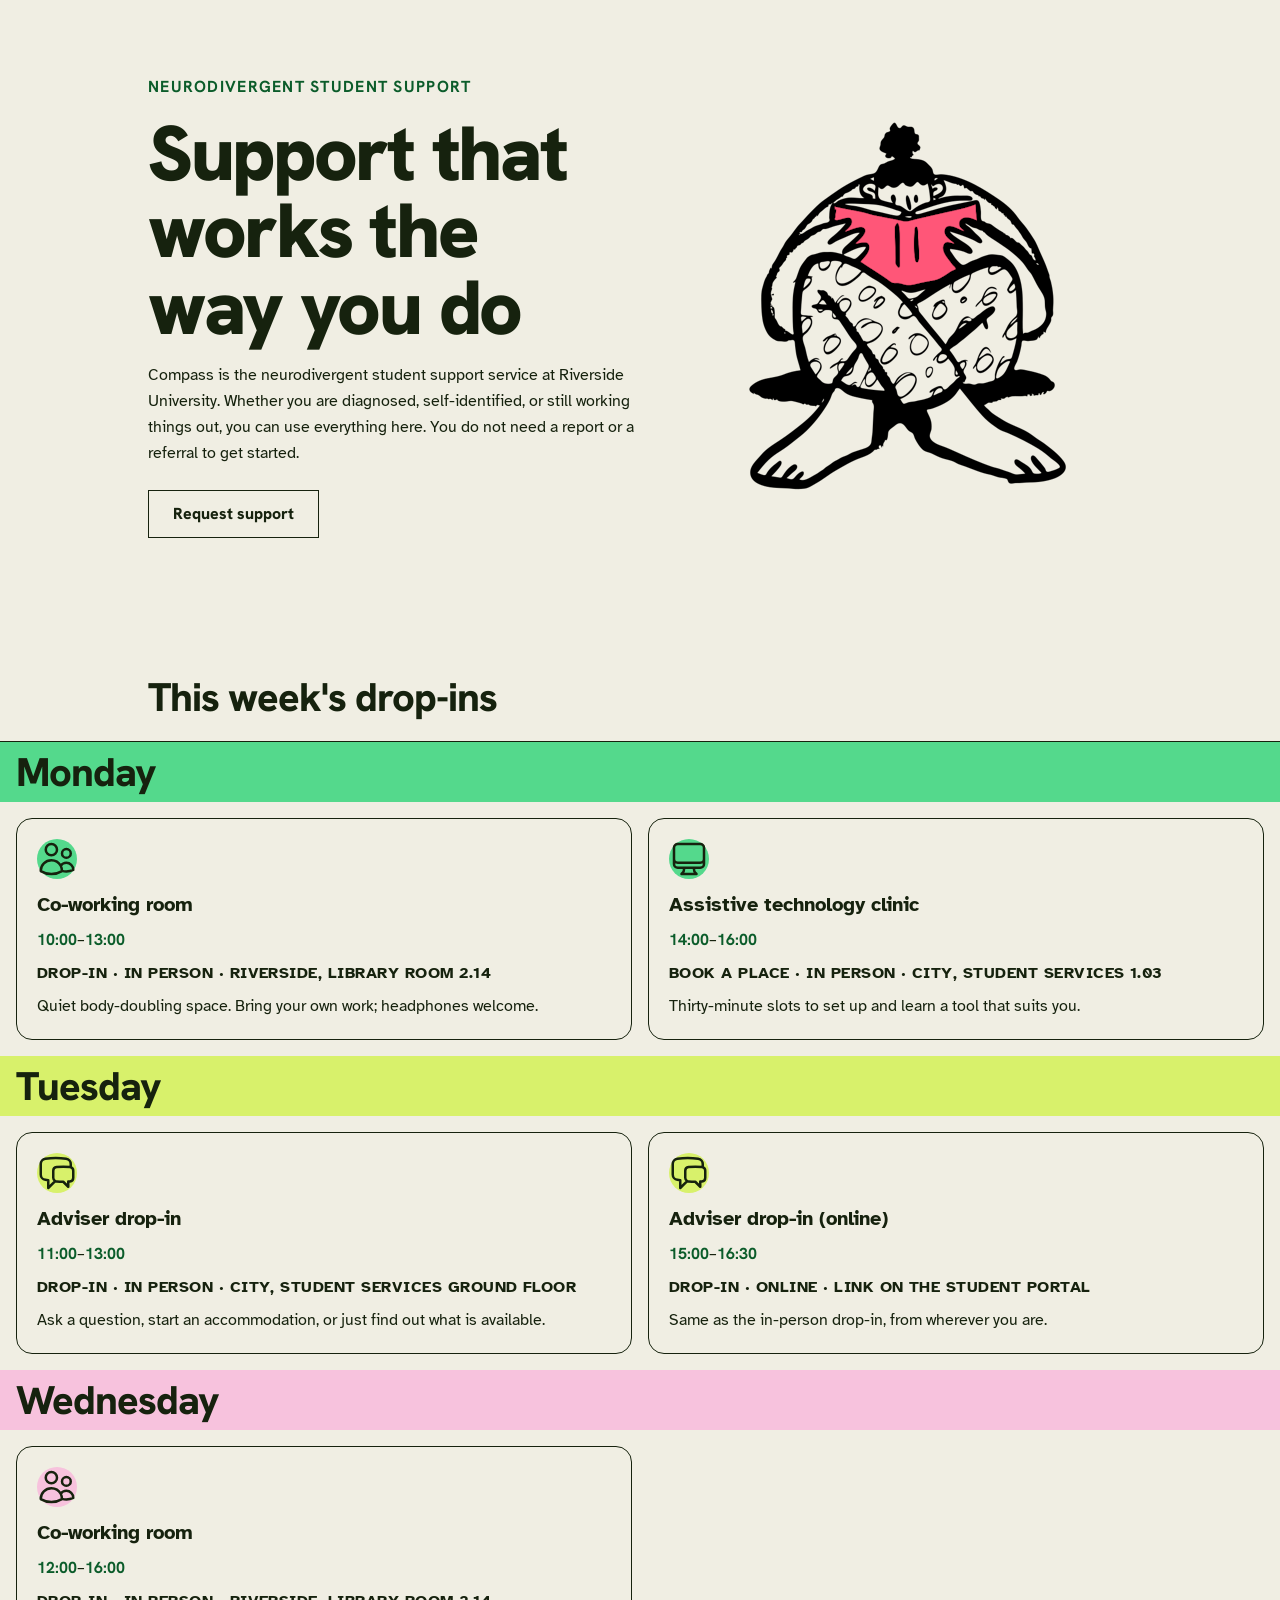
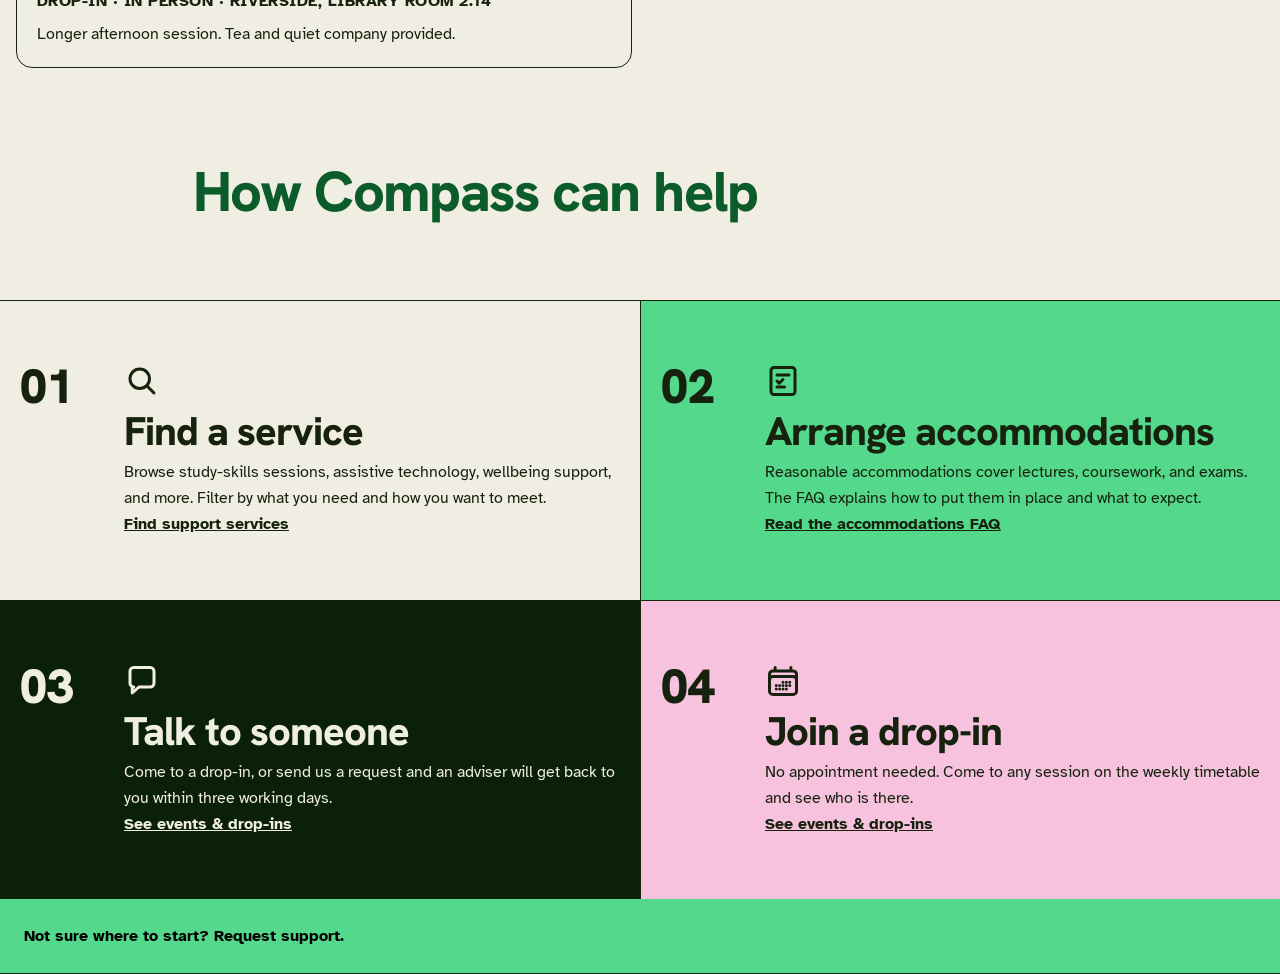
<file: index.html>
<!doctype html>
<html lang="en-IE">
  <head>
    <meta charset="utf-8" />
    <meta name="viewport" content="width=device-width, initial-scale=1" />
    <title>
      Week 04 starter — Compass hero, events days &amp; numbered rows
    </title>
    <link rel="preconnect" href="https://fonts.googleapis.com" />
    <link rel="preconnect" href="https://fonts.gstatic.com" crossorigin />
    <link
      href="https://fonts.googleapis.com/css2?family=Atkinson+Hyperlegible:ital,wght@0,400;0,700;1,400;1,700&family=Hanken+Grotesk:wght@500;700;800;900&display=swap"
      rel="stylesheet"
    />
    <link rel="stylesheet" href="assets/app.css" />
  </head>
  <body class="bg-paper font-sans leading-relaxed text-ink">
    <!-- Colour, type, spacing and borders are already here, carried over
         from weeks 1 to 3. Nothing below has a layout class yet, so
         everything just stacks. That's what this week fixes. Three targets, in
         order: the hero, the events day sections, the numbered rows. -->
    <main>
      <!-- Target 1: hero. Week 1's text, plus Compass's doodle. -->
      <section aria-labelledby="intro-heading">
        <div
          class="mx-auto grid max-w-5xl grid-cols-[1.1fr_0.9fr] items-center gap-10 px-5 py-[clamp(2.5rem,1.5rem+4vw,5rem)]"
        >
          <div>
            <p
              class="font-display text-base font-bold tracking-[0.08em] text-link uppercase"
            >
              Neurodivergent student support
            </p>
            <h1
              id="intro-heading"
              class="mt-4 font-display text-display leading-none font-black tracking-[-0.03em] text-balance"
            >
              Support that works the way you do
            </h1>
            <p class="mt-4 max-w-[66ch] text-pretty">
              Compass is the neurodivergent student support service at Riverside
              University. Whether you are diagnosed, self-identified, or still
              working things out, you can use everything here. You do not need a
              report or a referral to get started.
            </p>
            <p class="mt-6">
              <a
                class="inline-block border-(length:--rule) border-ink bg-transparent px-6 py-2.5 font-display font-extrabold text-ink no-underline"
                href="#"
                >Request support</a
              >
            </p>
          </div>
          <div class="mx-auto w-full max-w-sm">
            <img
              src="images/hero-student-doodle.png"
              alt=""
              width="359"
              height="400"
            />
          </div>
        </div>
      </section>

      <!-- Target 2: events. Three of Compass's day sections. -->
      <h2
        class="mx-auto max-w-5xl px-5 pt-16 pb-6 font-display text-h2 leading-none font-extrabold tracking-tight"
      >
        This week's drop-ins
      </h2>
      <div class="border-t-(length:--rule) border-ink">
        <section aria-labelledby="mon-heading">
          <h2
            id="mon-heading"
            class="m-0 flex items-center gap-2 bg-green px-4 py-2.5 font-display text-h2 leading-none font-extrabold tracking-tight text-on-light"
          >
            Monday
          </h2>
          <div class="grid grid-cols-2 gap-4 p-4">
            <article
              class="flex flex-col gap-2 rounded-2xl border-(length:--rule) border-ink bg-paper p-5"
            >
              <span
                class="mb-1 inline-flex h-10 w-10 items-center justify-center rounded-full bg-green text-on-light"
                aria-hidden="true"
              >
                <svg
                  viewBox="0 0 24 24"
                  fill="none"
                  stroke="currentColor"
                  stroke-width="1.5"
                  stroke-linecap="round"
                  stroke-linejoin="round"
                >
                  <path
                    d="M15 19.1276C15.8329 19.37 16.7138 19.5 17.625 19.5C19.1037 19.5 20.5025 19.1576 21.7464 18.5478C21.7488 18.4905 21.75 18.4329 21.75 18.375C21.75 16.0968 19.9031 14.25 17.625 14.25C16.2069 14.25 14.956 14.9655 14.2136 16.0552M15 19.1276V19.125C15 18.0121 14.7148 16.9658 14.2136 16.0552M15 19.1276C15 19.1632 14.9997 19.1988 14.9991 19.2343C13.1374 20.3552 10.9565 21 8.625 21C6.29353 21 4.11264 20.3552 2.25092 19.2343C2.25031 19.198 2.25 19.1615 2.25 19.125C2.25 15.6042 5.10418 12.75 8.625 12.75C11.0329 12.75 13.129 14.085 14.2136 16.0552M12 6.375C12 8.23896 10.489 9.75 8.625 9.75C6.76104 9.75 5.25 8.23896 5.25 6.375C5.25 4.51104 6.76104 3 8.625 3C10.489 3 12 4.51104 12 6.375ZM20.25 8.625C20.25 10.0747 19.0747 11.25 17.625 11.25C16.1753 11.25 15 10.0747 15 8.625C15 7.17525 16.1753 6 17.625 6C19.0747 6 20.25 7.17525 20.25 8.625Z"
                  />
                </svg>
              </span>
              <h3 class="m-0 text-xl font-black">Co-working room</h3>
              <p>
                <time datetime="10:00" class="font-display font-bold text-link"
                  >10:00</time
                >&ndash;<time
                  datetime="13:00"
                  class="font-display font-bold text-link"
                  >13:00</time
                >
              </p>
              <p class="text-base font-bold tracking-[0.03em] uppercase">
                Drop-in &middot; In person &middot; Riverside, Library room 2.14
              </p>
              <p>
                Quiet body-doubling space. Bring your own work; headphones
                welcome.
              </p>
            </article>
            <article
              class="flex flex-col gap-2 rounded-2xl border-(length:--rule) border-ink bg-paper p-5"
            >
              <span
                class="mb-1 inline-flex h-10 w-10 items-center justify-center rounded-full bg-green text-on-light"
                aria-hidden="true"
              >
                <svg
                  viewBox="0 0 24 24"
                  fill="none"
                  stroke="currentColor"
                  stroke-width="1.5"
                  stroke-linecap="round"
                  stroke-linejoin="round"
                >
                  <path
                    d="M9 17.25V18.2574C9 19.053 8.68393 19.8161 8.12132 20.3787L7.5 21H16.5L15.8787 20.3787C15.3161 19.8161 15 19.053 15 18.2574V17.25M21 5.25V15C21 16.2426 19.9926 17.25 18.75 17.25H5.25C4.00736 17.25 3 16.2426 3 15V5.25M21 5.25C21 4.00736 19.9926 3 18.75 3H5.25C4.00736 3 3 4.00736 3 5.25M21 5.25V12C21 13.2426 19.9926 14.25 18.75 14.25H5.25C4.00736 14.25 3 13.2426 3 12V5.25"
                  />
                </svg>
              </span>
              <h3 class="m-0 text-xl font-black">
                Assistive technology clinic
              </h3>
              <p>
                <time datetime="14:00" class="font-display font-bold text-link"
                  >14:00</time
                >&ndash;<time
                  datetime="16:00"
                  class="font-display font-bold text-link"
                  >16:00</time
                >
              </p>
              <p class="text-base font-bold tracking-[0.03em] uppercase">
                Book a place &middot; In person &middot; City, Student Services
                1.03
              </p>
              <p>
                Thirty-minute slots to set up and learn a tool that suits you.
              </p>
            </article>
          </div>
        </section>
        <section aria-labelledby="tue-heading">
          <h2
            id="tue-heading"
            class="m-0 flex items-center gap-2 bg-lime px-4 py-2.5 font-display text-h2 leading-none font-extrabold tracking-tight text-on-light"
          >
            Tuesday
          </h2>
          <div class="grid grid-cols-2 gap-4 p-4">
            <article
              class="flex flex-col gap-2 rounded-2xl border-(length:--rule) border-ink bg-paper p-5"
            >
              <span
                class="mb-1 inline-flex h-10 w-10 items-center justify-center rounded-full bg-lime text-on-light"
                aria-hidden="true"
              >
                <svg
                  viewBox="0 0 24 24"
                  fill="none"
                  stroke="currentColor"
                  stroke-width="1.5"
                  stroke-linecap="round"
                  stroke-linejoin="round"
                >
                  <path
                    d="M20.25 8.51104C21.1341 8.79549 21.75 9.6392 21.75 10.6082V14.8938C21.75 16.0304 20.9026 16.9943 19.7697 17.0867C19.4308 17.1144 19.0909 17.1386 18.75 17.1592V20.25L15.75 17.25C14.3963 17.25 13.0556 17.1948 11.7302 17.0866C11.4319 17.0623 11.1534 16.9775 10.9049 16.8451M20.25 8.51104C20.0986 8.46232 19.9393 8.43 19.7739 8.41628C18.4472 8.30616 17.1051 8.25 15.75 8.25C14.3948 8.25 13.0528 8.30616 11.7261 8.41627C10.595 8.51015 9.75 9.47323 9.75 10.6082V14.8937C9.75 15.731 10.2099 16.4746 10.9049 16.8451M20.25 8.51104V6.63731C20.25 5.01589 19.0983 3.61065 17.4903 3.40191C15.4478 3.13676 13.365 3 11.2503 3C9.13533 3 7.05233 3.13678 5.00963 3.40199C3.40173 3.61074 2.25 5.01598 2.25 6.63738V12.8626C2.25 14.484 3.40173 15.8893 5.00964 16.098C5.58661 16.1729 6.16679 16.2376 6.75 16.2918V21L10.9049 16.8451"
                  />
                </svg>
              </span>
              <h3 class="m-0 text-xl font-black">Adviser drop-in</h3>
              <p>
                <time datetime="11:00" class="font-display font-bold text-link"
                  >11:00</time
                >&ndash;<time
                  datetime="13:00"
                  class="font-display font-bold text-link"
                  >13:00</time
                >
              </p>
              <p class="text-base font-bold tracking-[0.03em] uppercase">
                Drop-in &middot; In person &middot; City, Student Services
                ground floor
              </p>
              <p>
                Ask a question, start an accommodation, or just find out what is
                available.
              </p>
            </article>
            <article
              class="flex flex-col gap-2 rounded-2xl border-(length:--rule) border-ink bg-paper p-5"
            >
              <span
                class="mb-1 inline-flex h-10 w-10 items-center justify-center rounded-full bg-lime text-on-light"
                aria-hidden="true"
              >
                <svg
                  viewBox="0 0 24 24"
                  fill="none"
                  stroke="currentColor"
                  stroke-width="1.5"
                  stroke-linecap="round"
                  stroke-linejoin="round"
                >
                  <path
                    d="M20.25 8.51104C21.1341 8.79549 21.75 9.6392 21.75 10.6082V14.8938C21.75 16.0304 20.9026 16.9943 19.7697 17.0867C19.4308 17.1144 19.0909 17.1386 18.75 17.1592V20.25L15.75 17.25C14.3963 17.25 13.0556 17.1948 11.7302 17.0866C11.4319 17.0623 11.1534 16.9775 10.9049 16.8451M20.25 8.51104C20.0986 8.46232 19.9393 8.43 19.7739 8.41628C18.4472 8.30616 17.1051 8.25 15.75 8.25C14.3948 8.25 13.0528 8.30616 11.7261 8.41627C10.595 8.51015 9.75 9.47323 9.75 10.6082V14.8937C9.75 15.731 10.2099 16.4746 10.9049 16.8451M20.25 8.51104V6.63731C20.25 5.01589 19.0983 3.61065 17.4903 3.40191C15.4478 3.13676 13.365 3 11.2503 3C9.13533 3 7.05233 3.13678 5.00963 3.40199C3.40173 3.61074 2.25 5.01598 2.25 6.63738V12.8626C2.25 14.484 3.40173 15.8893 5.00964 16.098C5.58661 16.1729 6.16679 16.2376 6.75 16.2918V21L10.9049 16.8451"
                  />
                </svg>
              </span>
              <h3 class="m-0 text-xl font-black">Adviser drop-in (online)</h3>
              <p>
                <time datetime="15:00" class="font-display font-bold text-link"
                  >15:00</time
                >&ndash;<time
                  datetime="16:30"
                  class="font-display font-bold text-link"
                  >16:30</time
                >
              </p>
              <p class="text-base font-bold tracking-[0.03em] uppercase">
                Drop-in &middot; Online &middot; Link on the student portal
              </p>
              <p>Same as the in-person drop-in, from wherever you are.</p>
            </article>
          </div>
        </section>
        <section aria-labelledby="wed-heading">
          <h2
            id="wed-heading"
            class="m-0 flex items-center gap-2 bg-pink px-4 py-2.5 font-display text-h2 leading-none font-extrabold tracking-tight text-on-light"
          >
            Wednesday
          </h2>
          <div class="grid grid-cols-2 gap-4 p-4">
            <article
              class="flex flex-col gap-2 rounded-2xl border-(length:--rule) border-ink bg-paper p-5"
            >
              <span
                class="mb-1 inline-flex h-10 w-10 items-center justify-center rounded-full bg-pink text-on-light"
                aria-hidden="true"
              >
                <svg
                  viewBox="0 0 24 24"
                  fill="none"
                  stroke="currentColor"
                  stroke-width="1.5"
                  stroke-linecap="round"
                  stroke-linejoin="round"
                >
                  <path
                    d="M15 19.1276C15.8329 19.37 16.7138 19.5 17.625 19.5C19.1037 19.5 20.5025 19.1576 21.7464 18.5478C21.7488 18.4905 21.75 18.4329 21.75 18.375C21.75 16.0968 19.9031 14.25 17.625 14.25C16.2069 14.25 14.956 14.9655 14.2136 16.0552M15 19.1276V19.125C15 18.0121 14.7148 16.9658 14.2136 16.0552M15 19.1276C15 19.1632 14.9997 19.1988 14.9991 19.2343C13.1374 20.3552 10.9565 21 8.625 21C6.29353 21 4.11264 20.3552 2.25092 19.2343C2.25031 19.198 2.25 19.1615 2.25 19.125C2.25 15.6042 5.10418 12.75 8.625 12.75C11.0329 12.75 13.129 14.085 14.2136 16.0552M12 6.375C12 8.23896 10.489 9.75 8.625 9.75C6.76104 9.75 5.25 8.23896 5.25 6.375C5.25 4.51104 6.76104 3 8.625 3C10.489 3 12 4.51104 12 6.375ZM20.25 8.625C20.25 10.0747 19.0747 11.25 17.625 11.25C16.1753 11.25 15 10.0747 15 8.625C15 7.17525 16.1753 6 17.625 6C19.0747 6 20.25 7.17525 20.25 8.625Z"
                  />
                </svg>
              </span>
              <h3 class="m-0 text-xl font-black">Co-working room</h3>
              <p>
                <time datetime="12:00" class="font-display font-bold text-link"
                  >12:00</time
                >&ndash;<time
                  datetime="16:00"
                  class="font-display font-bold text-link"
                  >16:00</time
                >
              </p>
              <p class="text-base font-bold tracking-[0.03em] uppercase">
                Drop-in &middot; In person &middot; Riverside, Library room 2.14
              </p>
              <p>Longer afternoon session. Tea and quiet company provided.</p>
            </article>
          </div>
        </section>
      </div>

      <!-- Target 3: numbered rows. The hairlines (border-t, border-l) look
           odd while the rows stack, and right once they sit in two
           columns. -->
      <section aria-labelledby="help-heading">
        <div class="grid grid-cols-[minmax(5rem,12%)_1fr] gap-6 px-5 py-20">
          <div aria-hidden="true"></div>
          <h2
            id="help-heading"
            class="font-display text-[clamp(2.25rem,1.75rem+2.2vw,3.5rem)] leading-none font-extrabold tracking-tight text-link"
          >
            How Compass can help
          </h2>
        </div>
        <ul class="grid grid-cols-2 border-y-(length:--rule) border-ink">
          <li class="bg-paper text-ink">
            <div
              class="grid grid-cols-[minmax(5rem,12%)_1fr] gap-6 px-5 py-[clamp(2.25rem,1.5rem+3vw,4rem)]"
            >
              <span
                class="font-display text-[clamp(2rem,1.5rem+2vw,3rem)] leading-none font-black"
                aria-hidden="true"
                >01</span
              >
              <div class="min-w-0 break-words">
                <svg
                  class="mb-3 h-9 w-9"
                  viewBox="0 0 24 24"
                  fill="none"
                  stroke="currentColor"
                  stroke-width="2"
                  stroke-linecap="round"
                  stroke-linejoin="round"
                  aria-hidden="true"
                >
                  <circle cx="10.5" cy="10.5" r="6.5" />
                  <path d="M20 20l-4.8-4.8" />
                </svg>
                <h3
                  class="mb-2 font-display text-h2 leading-none font-extrabold tracking-tight text-balance"
                >
                  Find a service
                </h3>
                <p>
                  Browse study-skills sessions, assistive technology, wellbeing
                  support, and more. Filter by what you need and how you want to
                  meet.
                </p>
                <p>
                  <a
                    class="font-bold text-inherit underline"
                    href="find-support-services.html"
                    >Find support services</a
                  >
                </p>
              </div>
            </div>
          </li>
          <li
            class="border-l-(length:--rule) border-ink bg-green text-on-light"
          >
            <div
              class="grid grid-cols-[minmax(5rem,12%)_1fr] gap-6 px-5 py-[clamp(2.25rem,1.5rem+3vw,4rem)]"
            >
              <span
                class="font-display text-[clamp(2rem,1.5rem+2vw,3rem)] leading-none font-black"
                aria-hidden="true"
                >02</span
              >
              <div class="min-w-0 break-words">
                <svg
                  class="mb-3 h-9 w-9"
                  viewBox="0 0 24 24"
                  fill="none"
                  stroke="currentColor"
                  stroke-width="2"
                  stroke-linecap="round"
                  stroke-linejoin="round"
                  aria-hidden="true"
                >
                  <rect x="4" y="3" width="16" height="18" rx="2" />
                  <path d="M8 8h8M8 12l1.5 1.5L12 11M8 16h5" />
                </svg>
                <h3
                  class="mb-2 font-display text-h2 leading-none font-extrabold tracking-tight text-balance"
                >
                  Arrange accommodations
                </h3>
                <p>
                  Reasonable accommodations cover lectures, coursework, and
                  exams. The FAQ explains how to put them in place and what to
                  expect.
                </p>
                <p>
                  <a
                    class="font-bold text-inherit underline"
                    href="accommodations-faq.html"
                    >Read the accommodations FAQ</a
                  >
                </p>
              </div>
            </div>
          </li>
          <li
            class="border-t-(length:--rule) border-ink bg-ink-deep text-on-dark"
          >
            <div
              class="grid grid-cols-[minmax(5rem,12%)_1fr] gap-6 px-5 py-[clamp(2.25rem,1.5rem+3vw,4rem)]"
            >
              <span
                class="font-display text-[clamp(2rem,1.5rem+2vw,3rem)] leading-none font-black"
                aria-hidden="true"
                >03</span
              >
              <div class="min-w-0 break-words">
                <svg
                  class="mb-3 h-9 w-9"
                  viewBox="0 0 24 24"
                  fill="none"
                  stroke="currentColor"
                  stroke-width="2"
                  stroke-linecap="round"
                  stroke-linejoin="round"
                  aria-hidden="true"
                >
                  <path
                    d="M4 5.5A2.5 2.5 0 0 1 6.5 3h11A2.5 2.5 0 0 1 20 5.5v8A2.5 2.5 0 0 1 17.5 16H10l-4.5 4v-4H6.5A2.5 2.5 0 0 1 4 13.5v-8Z"
                  />
                </svg>
                <h3
                  class="mb-2 font-display text-h2 leading-none font-extrabold tracking-tight text-balance"
                >
                  Talk to someone
                </h3>
                <p>
                  Come to a drop-in, or send us a request and an adviser will
                  get back to you within three working days.
                </p>
                <p>
                  <a class="font-bold text-inherit underline" href="events.html"
                    >See events &amp; drop-ins</a
                  >
                </p>
              </div>
            </div>
          </li>
          <li
            class="border-t-(length:--rule) border-l-(length:--rule) border-ink bg-pink text-on-light"
          >
            <div
              class="grid grid-cols-[minmax(5rem,12%)_1fr] gap-6 px-5 py-[clamp(2.25rem,1.5rem+3vw,4rem)]"
            >
              <span
                class="font-display text-[clamp(2rem,1.5rem+2vw,3rem)] leading-none font-black"
                aria-hidden="true"
                >04</span
              >
              <div class="min-w-0 break-words">
                <svg
                  class="mb-3 h-9 w-9"
                  viewBox="0 0 24 24"
                  fill="none"
                  stroke="currentColor"
                  stroke-width="2"
                  stroke-linecap="round"
                  stroke-linejoin="round"
                  aria-hidden="true"
                >
                  <path
                    d="M6.75 3V5.25M17.25 3V5.25M3 18.75V7.5C3 6.25736 4.00736 5.25 5.25 5.25H18.75C19.9926 5.25 21 6.25736 21 7.5V18.75M3 18.75C3 19.9926 4.00736 21 5.25 21H18.75C19.9926 21 21 19.9926 21 18.75M3 18.75V11.25C3 10.0074 4.00736 9 5.25 9H18.75C19.9926 9 21 10.0074 21 11.25V18.75M12 12.75H12.0075V12.7575H12V12.75ZM12 15H12.0075V15.0075H12V15ZM12 17.25H12.0075V17.2575H12V17.25ZM9.75 15H9.7575V15.0075H9.75V15ZM9.75 17.25H9.7575V17.2575H9.75V17.25ZM7.5 15H7.5075V15.0075H7.5V15ZM7.5 17.25H7.5075V17.2575H7.5V17.25ZM14.25 12.75H14.2575V12.7575H14.25V12.75ZM14.25 15H14.2575V15.0075H14.25V15ZM14.25 17.25H14.2575V17.2575H14.25V17.25ZM16.5 12.75H16.5075V12.7575H16.5V12.75ZM16.5 15H16.5075V15.0075H16.5V15Z"
                  />
                </svg>
                <h3
                  class="mb-2 font-display text-h2 leading-none font-extrabold tracking-tight text-balance"
                >
                  Join a drop-in
                </h3>
                <p>
                  No appointment needed. Come to any session on the weekly
                  timetable and see who is there.
                </p>
                <p>
                  <a class="font-bold text-inherit underline" href="events.html"
                    >See events &amp; drop-ins</a
                  >
                </p>
              </div>
            </div>
          </li>
          <li class="col-span-full bg-green p-6 text-black">
            <p class="font-bold">Not sure where to start? Request support.</p>
          </li>
        </ul>
      </section>
    </main>
  </body>
</html>
</file>
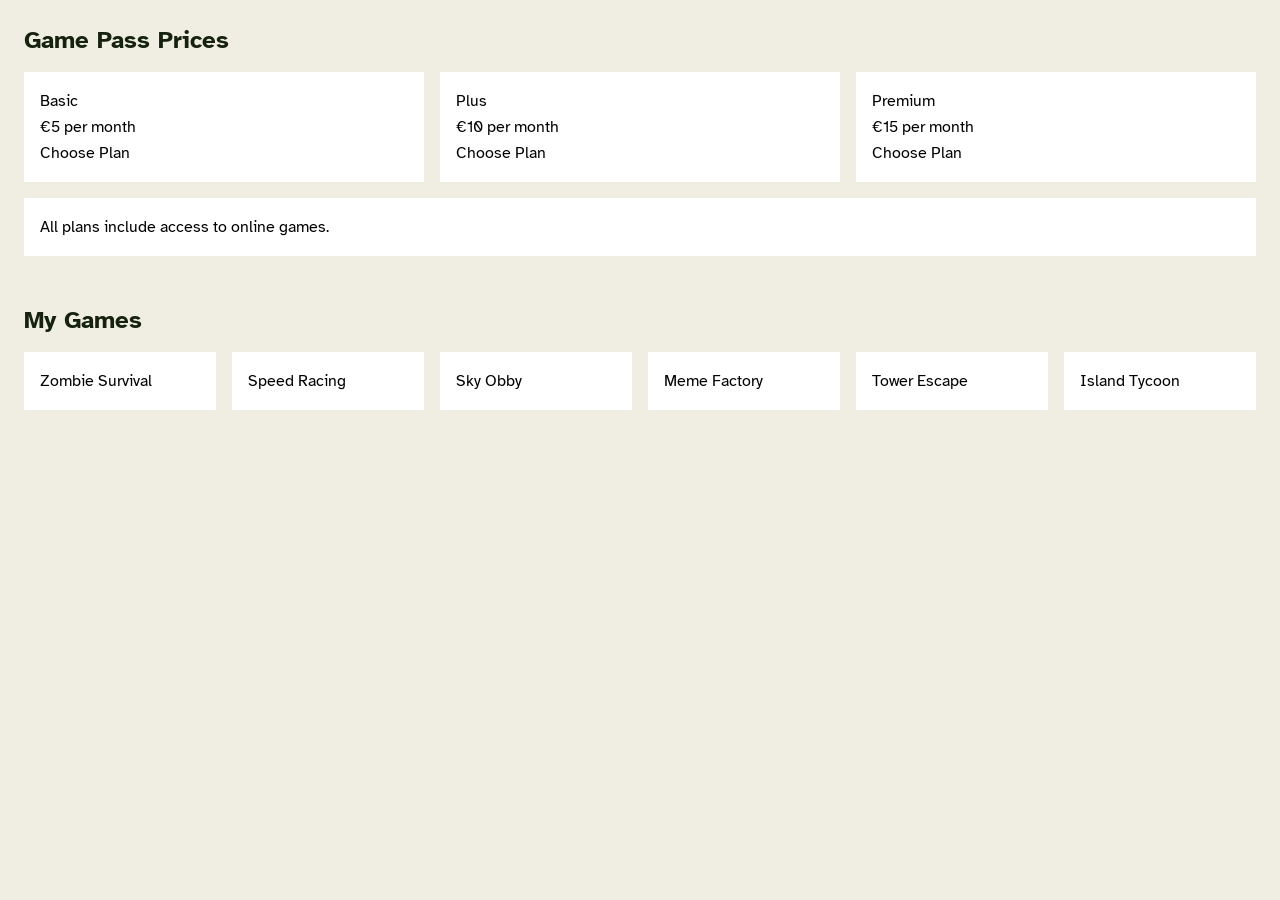
<file: practice.html>
<!doctype html>
<html lang="en-IE">
  <head>
    <meta charset="utf-8" />
    <meta name="viewport" content="width=device-width, initial-scale=1" />
    <title>Week 04 practice</title>
    <link rel="preconnect" href="https://fonts.googleapis.com" />
    <link rel="preconnect" href="https://fonts.gstatic.com" crossorigin />
    <link
      href="https://fonts.googleapis.com/css2?family=Atkinson+Hyperlegible:ital,wght@0,400;0,700;1,400;1,700&family=Hanken+Grotesk:wght@500;700;800;900&display=swap"
      rel="stylesheet"
    />
    <link rel="stylesheet" href="assets/app.css" />
  </head>
  <body class="bg-paper font-sans leading-relaxed text-ink">
    <!-- A blank page wired to the same stylesheet as index.html, and to the
         same watcher: any class you type here is built automatically.
         Use it for this week's pattern gallery, challenges and anything you
         want to break on purpose, so index.html keeps matching the guided
         build. -->
    <main>
      <section class="p-6">
        <h2 class="mb-4 text-2xl font-bold">Game Pass Prices</h2>

        <div class="grid grid-cols-3 gap-4">
          <div class="bg-white p-4 text-black">
            <h3>Basic</h3>
            <p>€5 per month</p>
            <a href="">Choose Plan</a>
          </div>

          <div class="bg-white p-4 text-black">
            <h3>Plus</h3>
            <p>€10 per month</p>
            <a href="">Choose Plan</a>
          </div>

          <div class="bg-white p-4 text-black">
            <h3>Premium</h3>
            <p>€15 per month</p>
            <a href="">Choose Plan</a>
          </div>

          <div class="col-span-3 bg-white p-4 text-black">
            <p>All plans include access to online games.</p>
          </div>
        </div>
      </section>

      <section class="p-6">
        <h2 class="mb-4 text-2xl font-bold">My Games</h2>

        <div class="grid grid-cols-2 gap-4 md:grid-cols-3 lg:grid-cols-6">
          <div class="bg-white p-4 text-black">Zombie Survival</div>
          <div class="bg-white p-4 text-black">Speed Racing</div>
          <div class="bg-white p-4 text-black">Sky Obby</div>
          <div class="bg-white p-4 text-black">Meme Factory</div>
          <div class="bg-white p-4 text-black">Tower Escape</div>
          <div class="bg-white p-4 text-black">Island Tycoon</div>
        </div>
      </section>
    </main>
  </body>
</html>
</file>
<file: assets/app.css>
/*! tailwindcss v4.3.3 | MIT License | https://tailwindcss.com */
@layer properties;
@layer theme, base, components, utilities;
@layer theme {
  :root, :host {
    --font-sans: "Atkinson Hyperlegible", system-ui, -apple-system, "Segoe UI", sans-serif;
    --font-mono: ui-monospace, SFMono-Regular, Menlo, Monaco, Consolas, "Liberation Mono",
      "Courier New", monospace;
    --color-black: #000;
    --color-white: #fff;
    --spacing: 0.25rem;
    --container-sm: 24rem;
    --container-5xl: 64rem;
    --text-base: 1rem;
    --text-base--line-height: calc(1.5 / 1);
    --text-xl: 1.25rem;
    --text-xl--line-height: calc(1.75 / 1.25);
    --text-2xl: 1.5rem;
    --text-2xl--line-height: calc(2 / 1.5);
    --font-weight-bold: 700;
    --font-weight-extrabold: 800;
    --font-weight-black: 900;
    --tracking-tight: -0.025em;
    --leading-relaxed: 1.625;
    --radius-2xl: 1rem;
    --default-font-family: var(--font-sans);
    --default-mono-font-family: var(--font-mono);
    --font-display: "Hanken Grotesk", ui-sans-serif, system-ui, sans-serif;
    --color-paper: #f0eee3;
    --color-ink: #16220e;
    --color-ink-deep: #0a2107;
    --color-green: #54d98c;
    --color-lime: #d8f16b;
    --color-pink: #f7c2dd;
    --color-link: #0b5c2a;
    --color-on-light: #16220e;
    --color-on-dark: #f0eee3;
    --text-display: clamp(2.5rem, 1.6rem + 4vw, 5rem);
    --text-h2: clamp(1.75rem, 1.4rem + 1.6vw, 2.5rem);
  }
}
@layer base {
  *, ::after, ::before, ::backdrop, ::file-selector-button {
    box-sizing: border-box;
    margin: 0;
    padding: 0;
    border: 0 solid;
  }
  html, :host {
    line-height: 1.5;
    -webkit-text-size-adjust: 100%;
    tab-size: 4;
    font-family: var(--default-font-family, -apple-system, BlinkMacSystemFont, "Segoe UI", Roboto, "Helvetica Neue", "Noto Sans", Arial, sans-serif, "Apple Color Emoji", "Segoe UI Emoji", "Segoe UI Symbol", "Noto Color Emoji");
    font-feature-settings: var(--default-font-feature-settings, normal);
    font-variation-settings: var(--default-font-variation-settings, normal);
    -webkit-tap-highlight-color: transparent;
  }
  hr {
    height: 0;
    color: inherit;
    border-top-width: 1px;
  }
  abbr:where([title]) {
    -webkit-text-decoration: underline dotted;
    text-decoration: underline dotted;
  }
  h1, h2, h3, h4, h5, h6 {
    font-size: inherit;
    font-weight: inherit;
  }
  a {
    color: inherit;
    -webkit-text-decoration: inherit;
    text-decoration: inherit;
  }
  b, strong {
    font-weight: bolder;
  }
  code, kbd, samp, pre {
    font-family: var(--default-mono-font-family, ui-monospace, SFMono-Regular, Menlo, Monaco, Consolas, "Liberation Mono", "Courier New", monospace);
    font-feature-settings: var(--default-mono-font-feature-settings, normal);
    font-variation-settings: var(--default-mono-font-variation-settings, normal);
    font-size: 1em;
  }
  small {
    font-size: 80%;
  }
  sub, sup {
    font-size: 75%;
    line-height: 0;
    position: relative;
    vertical-align: baseline;
  }
  sub {
    bottom: -0.25em;
  }
  sup {
    top: -0.5em;
  }
  table {
    text-indent: 0;
    border-color: inherit;
    border-collapse: collapse;
  }
  :-moz-focusring:where(:not(iframe)) {
    outline: auto;
  }
  progress {
    vertical-align: baseline;
  }
  summary {
    display: list-item;
  }
  ol, ul, menu {
    list-style: none;
  }
  img, svg, video, canvas, audio, iframe, embed, object {
    display: block;
    vertical-align: middle;
  }
  img, video {
    max-width: 100%;
    height: auto;
  }
  button, input, select, optgroup, textarea, ::file-selector-button {
    font: inherit;
    font-feature-settings: inherit;
    font-variation-settings: inherit;
    letter-spacing: inherit;
    color: inherit;
    border-radius: 0;
    background-color: transparent;
    opacity: 1;
  }
  :where(select:is([multiple], [size])) optgroup {
    font-weight: bolder;
  }
  :where(select:is([multiple], [size])) optgroup option {
    padding-inline-start: 20px;
  }
  ::file-selector-button {
    margin-inline-end: 4px;
  }
  ::placeholder {
    opacity: 1;
  }
  @supports (not (-webkit-appearance: -apple-pay-button))  or (contain-intrinsic-size: 1px) {
    ::placeholder {
      color: currentcolor;
      @supports (color: color-mix(in lab, red, red)) {
        color: color-mix(in oklab, currentcolor 50%, transparent);
      }
    }
  }
  textarea {
    resize: vertical;
  }
  ::-webkit-search-decoration {
    -webkit-appearance: none;
  }
  ::-webkit-date-and-time-value {
    min-height: 1lh;
    text-align: inherit;
  }
  ::-webkit-datetime-edit {
    display: inline-flex;
  }
  ::-webkit-datetime-edit-fields-wrapper {
    padding: 0;
  }
  ::-webkit-datetime-edit, ::-webkit-datetime-edit-year-field, ::-webkit-datetime-edit-month-field, ::-webkit-datetime-edit-day-field, ::-webkit-datetime-edit-hour-field, ::-webkit-datetime-edit-minute-field, ::-webkit-datetime-edit-second-field, ::-webkit-datetime-edit-millisecond-field, ::-webkit-datetime-edit-meridiem-field {
    padding-block: 0;
  }
  ::-webkit-calendar-picker-indicator {
    line-height: 1;
  }
  :-moz-ui-invalid {
    box-shadow: none;
  }
  button, input:where([type="button"], [type="reset"], [type="submit"]), ::file-selector-button {
    appearance: button;
  }
  ::-webkit-inner-spin-button, ::-webkit-outer-spin-button {
    height: auto;
  }
  [hidden]:where(:not([hidden="until-found"])) {
    display: none !important;
  }
}
@layer utilities {
  .col-span-3 {
    grid-column: span 3 / span 3;
  }
  .col-span-full {
    grid-column: 1 / -1;
  }
  .m-0 {
    margin: 0px;
  }
  .mx-auto {
    margin-inline: auto;
  }
  .mt-4 {
    margin-top: calc(var(--spacing) * 4);
  }
  .mt-6 {
    margin-top: calc(var(--spacing) * 6);
  }
  .mb-1 {
    margin-bottom: var(--spacing);
  }
  .mb-2 {
    margin-bottom: calc(var(--spacing) * 2);
  }
  .mb-3 {
    margin-bottom: calc(var(--spacing) * 3);
  }
  .mb-4 {
    margin-bottom: calc(var(--spacing) * 4);
  }
  .flex {
    display: flex;
  }
  .grid {
    display: grid;
  }
  .inline-block {
    display: inline-block;
  }
  .inline-flex {
    display: inline-flex;
  }
  .table {
    display: table;
  }
  .h-9 {
    height: calc(var(--spacing) * 9);
  }
  .h-10 {
    height: calc(var(--spacing) * 10);
  }
  .w-9 {
    width: calc(var(--spacing) * 9);
  }
  .w-10 {
    width: calc(var(--spacing) * 10);
  }
  .w-full {
    width: 100%;
  }
  .max-w-5xl {
    max-width: var(--container-5xl);
  }
  .max-w-\[66ch\] {
    max-width: 66ch;
  }
  .max-w-sm {
    max-width: var(--container-sm);
  }
  .min-w-0 {
    min-width: 0px;
  }
  .border-collapse {
    border-collapse: collapse;
  }
  .resize {
    resize: both;
  }
  .grid-cols-1 {
    grid-template-columns: repeat(1, minmax(0, 1fr));
  }
  .grid-cols-2 {
    grid-template-columns: repeat(2, minmax(0, 1fr));
  }
  .grid-cols-3 {
    grid-template-columns: repeat(3, minmax(0, 1fr));
  }
  .grid-cols-\[1\.1fr_0\.9fr\] {
    grid-template-columns: 1.1fr 0.9fr;
  }
  .grid-cols-\[minmax\(5rem\,12\%\)_1fr\] {
    grid-template-columns: minmax(5rem,12%) 1fr;
  }
  .flex-col {
    flex-direction: column;
  }
  .items-center {
    align-items: center;
  }
  .justify-center {
    justify-content: center;
  }
  .gap-2 {
    gap: calc(var(--spacing) * 2);
  }
  .gap-4 {
    gap: calc(var(--spacing) * 4);
  }
  .gap-6 {
    gap: calc(var(--spacing) * 6);
  }
  .gap-8 {
    gap: calc(var(--spacing) * 8);
  }
  .gap-10 {
    gap: calc(var(--spacing) * 10);
  }
  .rounded-2xl {
    border-radius: var(--radius-2xl);
  }
  .rounded-full {
    border-radius: calc(infinity * 1px);
  }
  .border {
    border-style: var(--tw-border-style);
    border-width: 1px;
  }
  .border-\(length\:--rule\) {
    border-style: var(--tw-border-style);
    border-width: var(--rule);
  }
  .border-y-\(length\:--rule\) {
    border-block-style: var(--tw-border-style);
    border-block-width: var(--rule);
  }
  .border-t-\(length\:--rule\) {
    border-top-style: var(--tw-border-style);
    border-top-width: var(--rule);
  }
  .border-b-\(length\:--rule\) {
    border-bottom-style: var(--tw-border-style);
    border-bottom-width: var(--rule);
  }
  .border-l-\(length\:--rule\) {
    border-left-style: var(--tw-border-style);
    border-left-width: var(--rule);
  }
  .border-ink {
    border-color: var(--color-ink);
  }
  .bg-green {
    background-color: var(--color-green);
  }
  .bg-ink-deep {
    background-color: var(--color-ink-deep);
  }
  .bg-lime {
    background-color: var(--color-lime);
  }
  .bg-paper {
    background-color: var(--color-paper);
  }
  .bg-pink {
    background-color: var(--color-pink);
  }
  .bg-transparent {
    background-color: transparent;
  }
  .bg-white {
    background-color: var(--color-white);
  }
  .p-4 {
    padding: calc(var(--spacing) * 4);
  }
  .p-5 {
    padding: calc(var(--spacing) * 5);
  }
  .p-6 {
    padding: calc(var(--spacing) * 6);
  }
  .px-4 {
    padding-inline: calc(var(--spacing) * 4);
  }
  .px-5 {
    padding-inline: calc(var(--spacing) * 5);
  }
  .px-6 {
    padding-inline: calc(var(--spacing) * 6);
  }
  .py-2 {
    padding-block: calc(var(--spacing) * 2);
  }
  .py-2\.5 {
    padding-block: calc(var(--spacing) * 2.5);
  }
  .py-20 {
    padding-block: calc(var(--spacing) * 20);
  }
  .py-\[clamp\(2\.5rem\,1\.5rem\+4vw\,5rem\)\] {
    padding-block: clamp(2.5rem, 1.5rem + 4vw, 5rem);
  }
  .py-\[clamp\(2\.25rem\,1\.5rem\+3vw\,4rem\)\] {
    padding-block: clamp(2.25rem, 1.5rem + 3vw, 4rem);
  }
  .pt-16 {
    padding-top: calc(var(--spacing) * 16);
  }
  .pb-6 {
    padding-bottom: calc(var(--spacing) * 6);
  }
  .font-display {
    font-family: var(--font-display);
  }
  .font-sans {
    font-family: var(--font-sans);
  }
  .text-2xl {
    font-size: var(--text-2xl);
    line-height: var(--tw-leading, var(--text-2xl--line-height));
  }
  .text-base {
    font-size: var(--text-base);
    line-height: var(--tw-leading, var(--text-base--line-height));
  }
  .text-xl {
    font-size: var(--text-xl);
    line-height: var(--tw-leading, var(--text-xl--line-height));
  }
  .text-\[clamp\(2\.25rem\,1\.75rem\+2\.2vw\,3\.5rem\)\] {
    font-size: clamp(2.25rem, 1.75rem + 2.2vw, 3.5rem);
  }
  .text-\[clamp\(2rem\,1\.5rem\+2vw\,3rem\)\] {
    font-size: clamp(2rem, 1.5rem + 2vw, 3rem);
  }
  .text-display {
    font-size: var(--text-display);
  }
  .text-h2 {
    font-size: var(--text-h2);
  }
  .leading-none {
    --tw-leading: 1;
    line-height: 1;
  }
  .leading-relaxed {
    --tw-leading: var(--leading-relaxed);
    line-height: var(--leading-relaxed);
  }
  .font-black {
    --tw-font-weight: var(--font-weight-black);
    font-weight: var(--font-weight-black);
  }
  .font-bold {
    --tw-font-weight: var(--font-weight-bold);
    font-weight: var(--font-weight-bold);
  }
  .font-extrabold {
    --tw-font-weight: var(--font-weight-extrabold);
    font-weight: var(--font-weight-extrabold);
  }
  .tracking-\[-0\.03em\] {
    --tw-tracking: -0.03em;
    letter-spacing: -0.03em;
  }
  .tracking-\[0\.03em\] {
    --tw-tracking: 0.03em;
    letter-spacing: 0.03em;
  }
  .tracking-\[0\.08em\] {
    --tw-tracking: 0.08em;
    letter-spacing: 0.08em;
  }
  .tracking-tight {
    --tw-tracking: var(--tracking-tight);
    letter-spacing: var(--tracking-tight);
  }
  .text-balance {
    text-wrap: balance;
  }
  .text-pretty {
    text-wrap: pretty;
  }
  .text-wrap {
    text-wrap: wrap;
  }
  .break-words {
    overflow-wrap: break-word;
  }
  .text-black {
    color: var(--color-black);
  }
  .text-inherit {
    color: inherit;
  }
  .text-ink {
    color: var(--color-ink);
  }
  .text-link {
    color: var(--color-link);
  }
  .text-on-dark {
    color: var(--color-on-dark);
  }
  .text-on-light {
    color: var(--color-on-light);
  }
  .uppercase {
    text-transform: uppercase;
  }
  .no-underline {
    text-decoration-line: none;
  }
  .underline {
    text-decoration-line: underline;
  }
  .outline {
    outline-style: var(--tw-outline-style);
    outline-width: 1px;
  }
  @media (width >= 48rem) {
    .md\:grid-cols-2 {
      grid-template-columns: repeat(2, minmax(0, 1fr));
    }
    .md\:grid-cols-3 {
      grid-template-columns: repeat(3, minmax(0, 1fr));
    }
    .md\:grid-cols-\[1fr_2fr\] {
      grid-template-columns: 1fr 2fr;
    }
  }
  @media (width >= 64rem) {
    .lg\:grid-cols-6 {
      grid-template-columns: repeat(6, minmax(0, 1fr));
    }
  }
}
:root {
  --rule: 1.5px;
}
@property --tw-border-style {
  syntax: "*";
  inherits: false;
  initial-value: solid;
}
@property --tw-leading {
  syntax: "*";
  inherits: false;
}
@property --tw-font-weight {
  syntax: "*";
  inherits: false;
}
@property --tw-tracking {
  syntax: "*";
  inherits: false;
}
@property --tw-outline-style {
  syntax: "*";
  inherits: false;
  initial-value: solid;
}
@layer properties {
  @supports ((-webkit-hyphens: none) and (not (margin-trim: inline))) or ((-moz-orient: inline) and (not (color:rgb(from red r g b)))) {
    *, ::before, ::after, ::backdrop {
      --tw-border-style: solid;
      --tw-leading: initial;
      --tw-font-weight: initial;
      --tw-tracking: initial;
      --tw-outline-style: solid;
    }
  }
}
</file>
